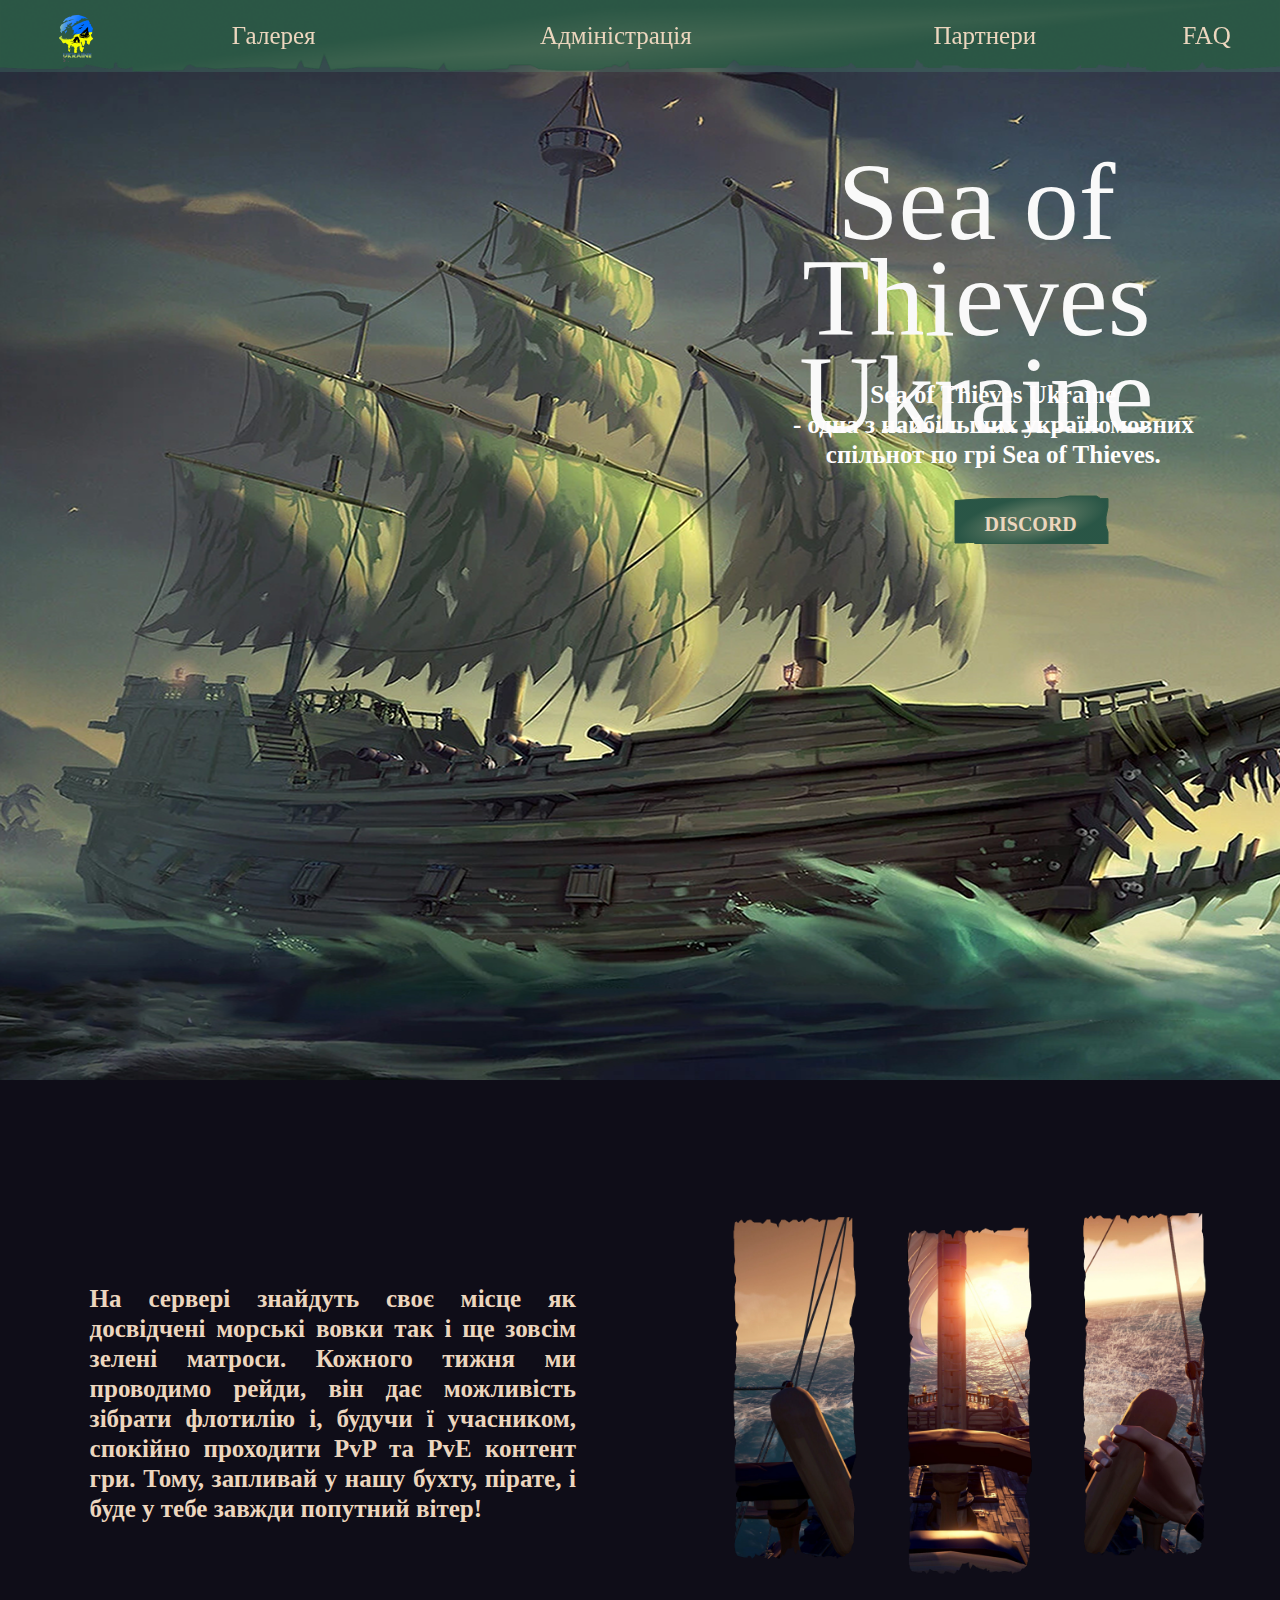
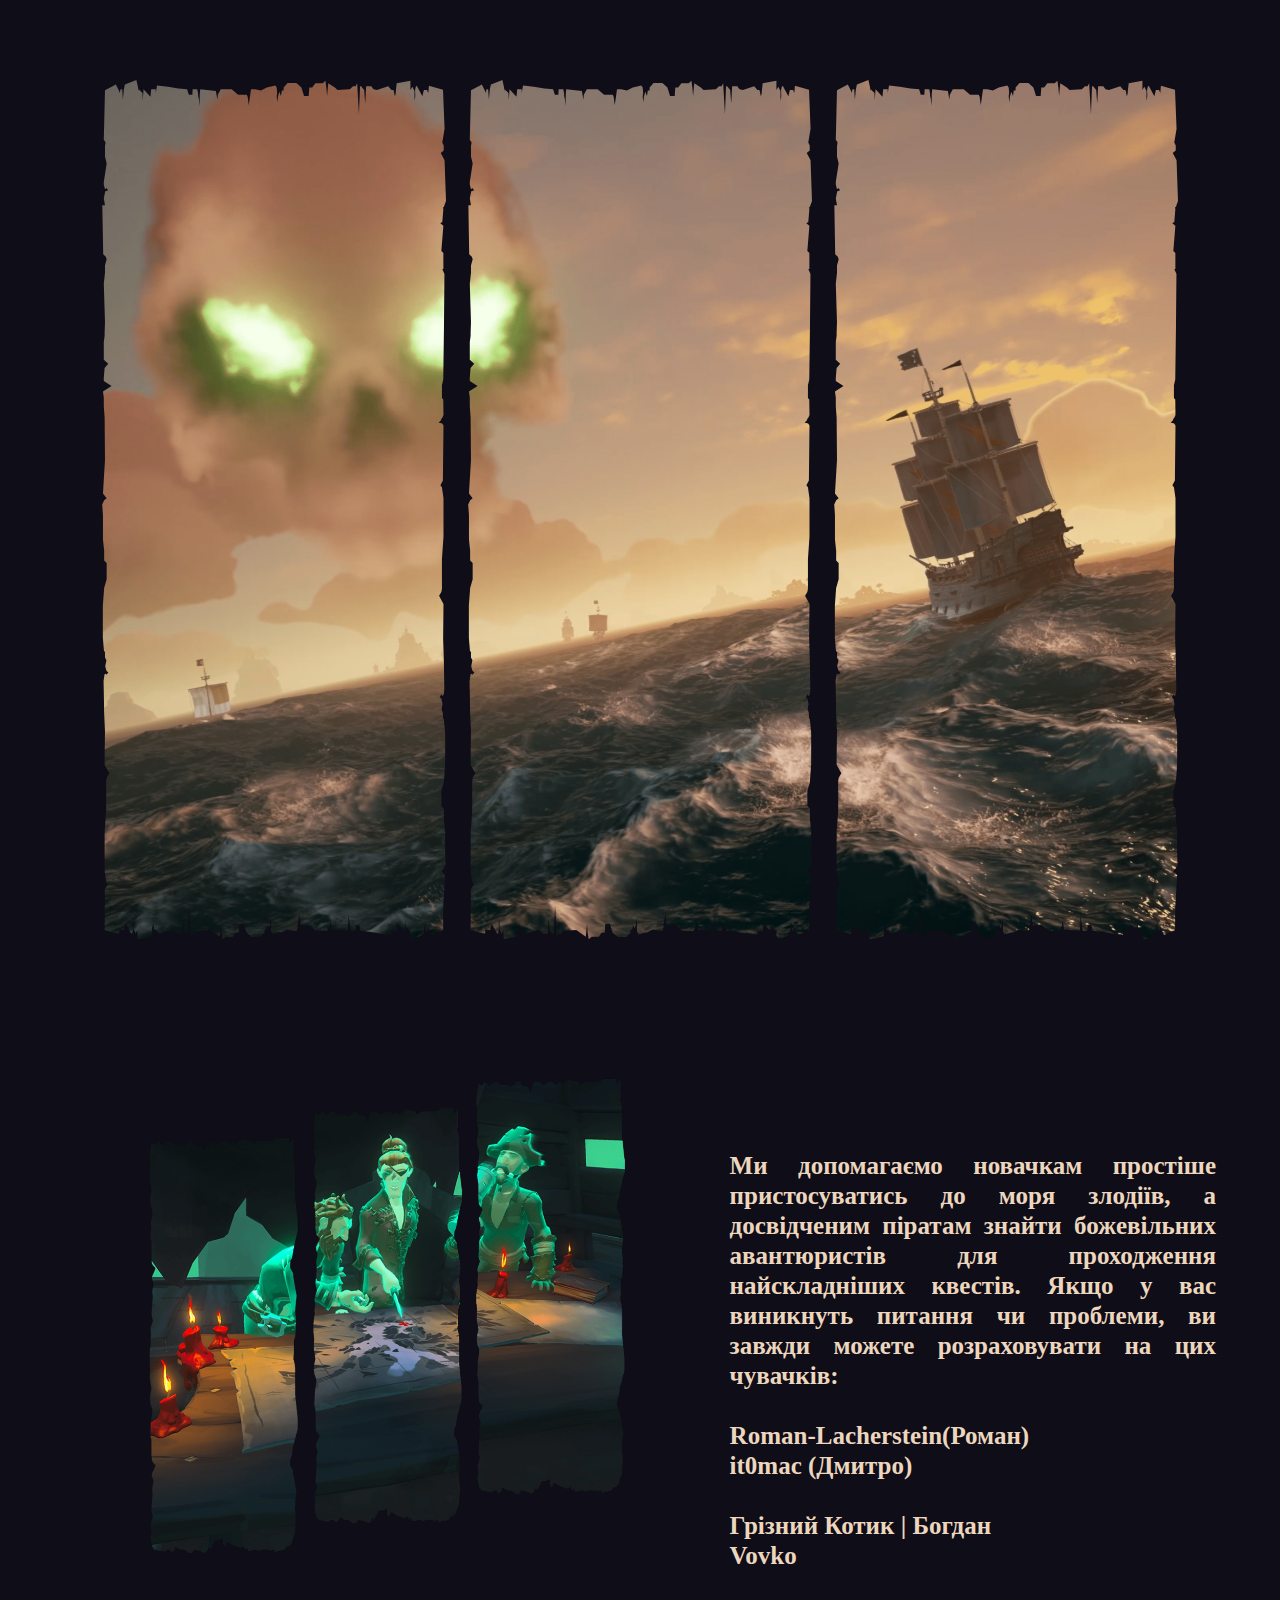
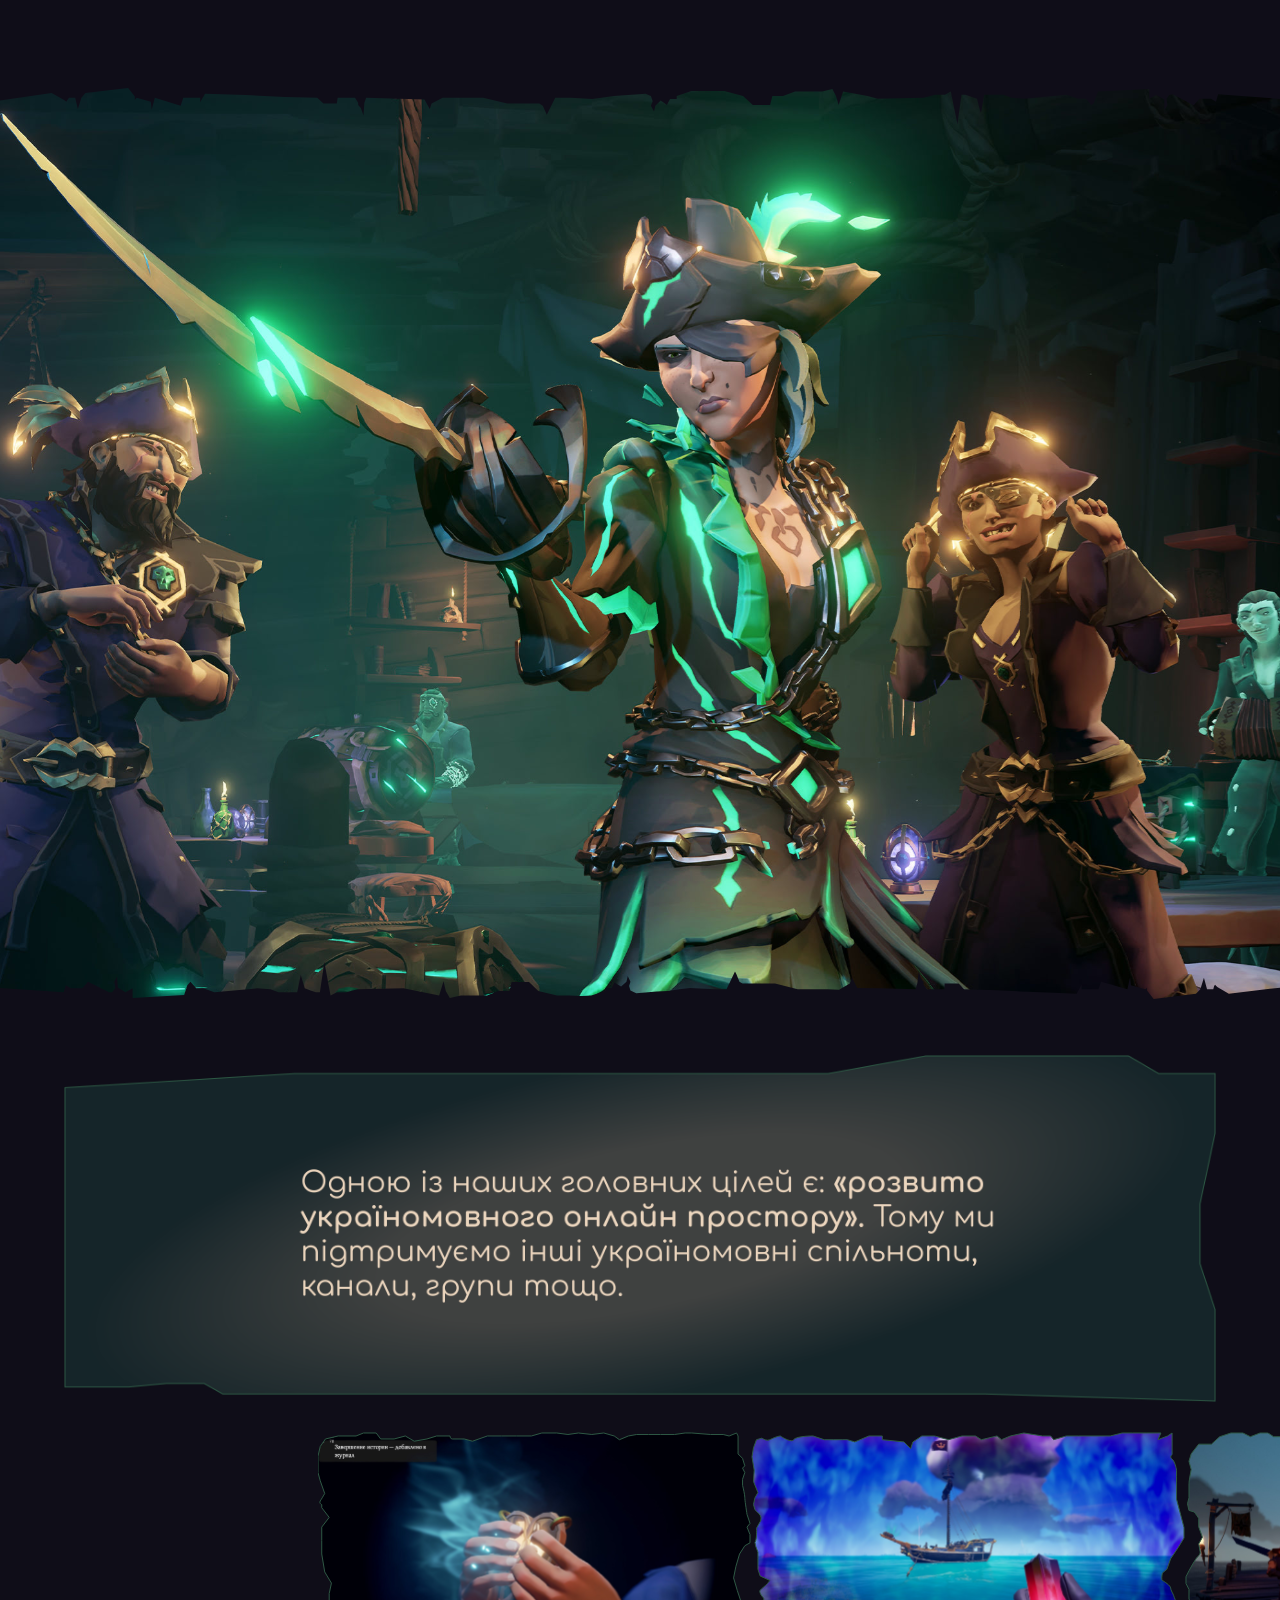
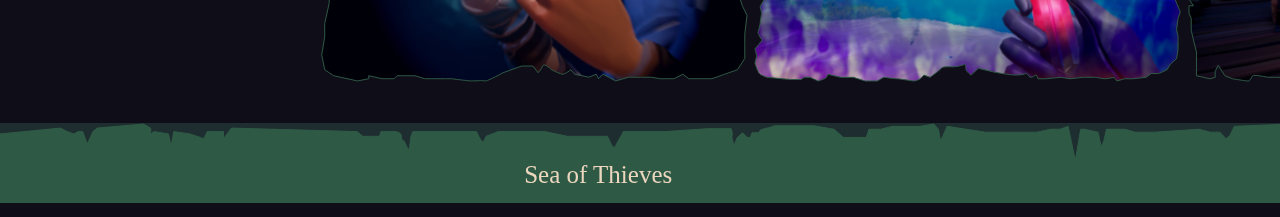
<file: index.html>
<!DOCTYPE html>
<html lang="ua" dir="ltr">
  <head>
  <meta name="google-site-verification" content="zz-YXYNvY1qagDT-jECuZcX6EgK4BqjnIhKVc9KPmqI" />
    <link rel="stylesheet" href="css/style.css">
    <link rel="stylesheet" href="css/standard.css">
    <link href="https://fonts.cdnfonts.com/css/brush-tiptexe-trial" rel="stylesheet">
    <link href="https://fonts.cdnfonts.com/css/current" rel="stylesheet">
    <link href="https://fonts.cdnfonts.com/css/comfortaa-3" rel="stylesheet">
    <style>
      @import url('https://fonts.cdnfonts.com/css/brush-tiptexe-trial');
      @import url('https://fonts.cdnfonts.com/css/current');
      @import url('https://fonts.cdnfonts.com/css/comfortaa-3');

    </style>
	<meta name="keywords" content="SOT, Sea of Thieves, UA, українською, Discord, UA game?">
    <link rel="shortcut icon" href="css/image/ico.png" type="image/x-icon">
    <meta charset="utf-8">
    <meta name="viewport" content="width=device-width, initial-scale=1.0">
    <title>
      Sea of Thieves Ukraine
    </title>
	<meta name="robots" content="index, follow">
	<meta name="viewport" content="width=device-width, initial-scale=1.0">
	<meta name="description" content="Sea of Thieves Ukraine – одна з найбільших україномовних спільнот по грі Sea of Thieves. На сервері знайдуть своє місце як досвідченні морські вовки так і ще зовсім зелені матроси. Кожного тижня ми проводимо рейди, він дає можливість зібрати флотилію і, будучи її учасником, спокійно проходити PvP та PvE контент гри. Ми допомагаємо новачкам простіше пристосуватись до моря злодіїв, а досвідченним піратам знайти божевільних авантюристів для проходження найскладніших квестів. Тому, запливай у нашу бухту, пірате, і буде у тебе завжди попутній вітер: https://discord.gg/6khE2eyFvA"/>
  </head>

<body>
  <div class="header">
    <table>

		<tr valign="middle"  align="center">
			<td><a class="scroll-to" href= "#theMain"><img src="css/image/ico.png"></a></td>
			<!-- <td><p>Наші медіа</p></td> -->
			<td><a class="scroll-to" href= "#gallery"><p>Галерея</p></a></td>
			<td><a class="scroll-to" href= "#admin"><p>Адміністрація</p></a></td>
      <td><a class="scroll-to" href= "work.html"><p>Партнери</p></a></td>
      <td><a class="scroll-to" href= "work.html">
        <!-- <a href="FAQ.html"> -->
          <p>FAQ</p></a></td>
		</tr>
  </table>

  </div>
  <div class="background_image1" id="theMain">

    <div class="sotUaText">
      Sea of Thieves Ukraine
    </div>

    <div class="textFont1">
      Sea of Thieves Ukraine
    </div>

    <div class="textFont2">
      - одна з найбільших україномовних спільнот по грі Sea of Thieves.
</div>
  <div class="container">
  <p><a href="https://discord.gg/D3AFF4H3Hm">Discord</a></p>

</div>

  </div>

<div class="leftDiv">
  <p>На сервері знайдуть своє місце як досвідчені морські вовки так і ще
зовсім зелені матроси.  Кожного тижня ми проводимо рейди, він дає
можливість зібрати флотилію і, будучи ї учасником, спокійно проходити
PvP та PvE контент гри. Тому, запливай у нашу бухту, пірате, і буде у тебе
завжди попутний вітер!</p>
</div>

<div class="rightDiv">
  <img src="css/image/background_2.png">
</div>

<table class="F">
<tr valign="middle"  align="center">
  <td><img src="css/image/2.svg" class="F"></td>
  <td><img src="css/image/3.svg" class="F"></td>
  <td><img src="css/image/4.svg" class="F"></td>
</tr>
</table>



<div class="leftDiv" id="admin">
  <img src="css/image/background_3.png">

</div>

<div class="rightDiv" >
  <p>Ми допомагаємо новачкам простіше пристосуватись до моря злодіїв,
     а досвідченим піратам знайти божевільних авантюристів для проходження
     найскладніших квестів. Якщо у вас виникнуть питання чи проблеми, ви
     завжди можете розраховувати на цих чувачків:
     <br><br>
     Roman-Lacherstein(Роман)<br>
          it0mac (Дмитро)<br>
      <br>
          Грізний Котик | Богдан<br>
          Vovko<br>
     </p>
</div>

<img src="css/image/background_4.svg" class="Full">

<img src="css/image/foto.png" class="Full2">

<div class="gallery" >
  <div class="slider">
    <div class="slider-line" id="gallery">
      <img src="gallery/photo1.svg">
      <img src="gallery/photo2.svg">
      <img src="gallery/photo3.svg">
      <img src="gallery/photo4.png">
      <img src="gallery/photo5.png">
      <img src="gallery/photo6.png">
      <img src="gallery/photo7.png">
      <img src="gallery/photo8.png">
      <img src="gallery/photo9.png">
      <img src="gallery/photo10.png">
    </div>
  </div>
</div>
 <script src="js/script.js"> </script>

 <div class="footer">
  <table>
  <tr valign="middle"  align="center">
    <td><p><a href="https://discord.gg/D3AFF4H3Hm">Sea of Thieves</p></a></td>
    <td></td>
  </tr>
  </table>
</div>

  </body>
</html>
</file>
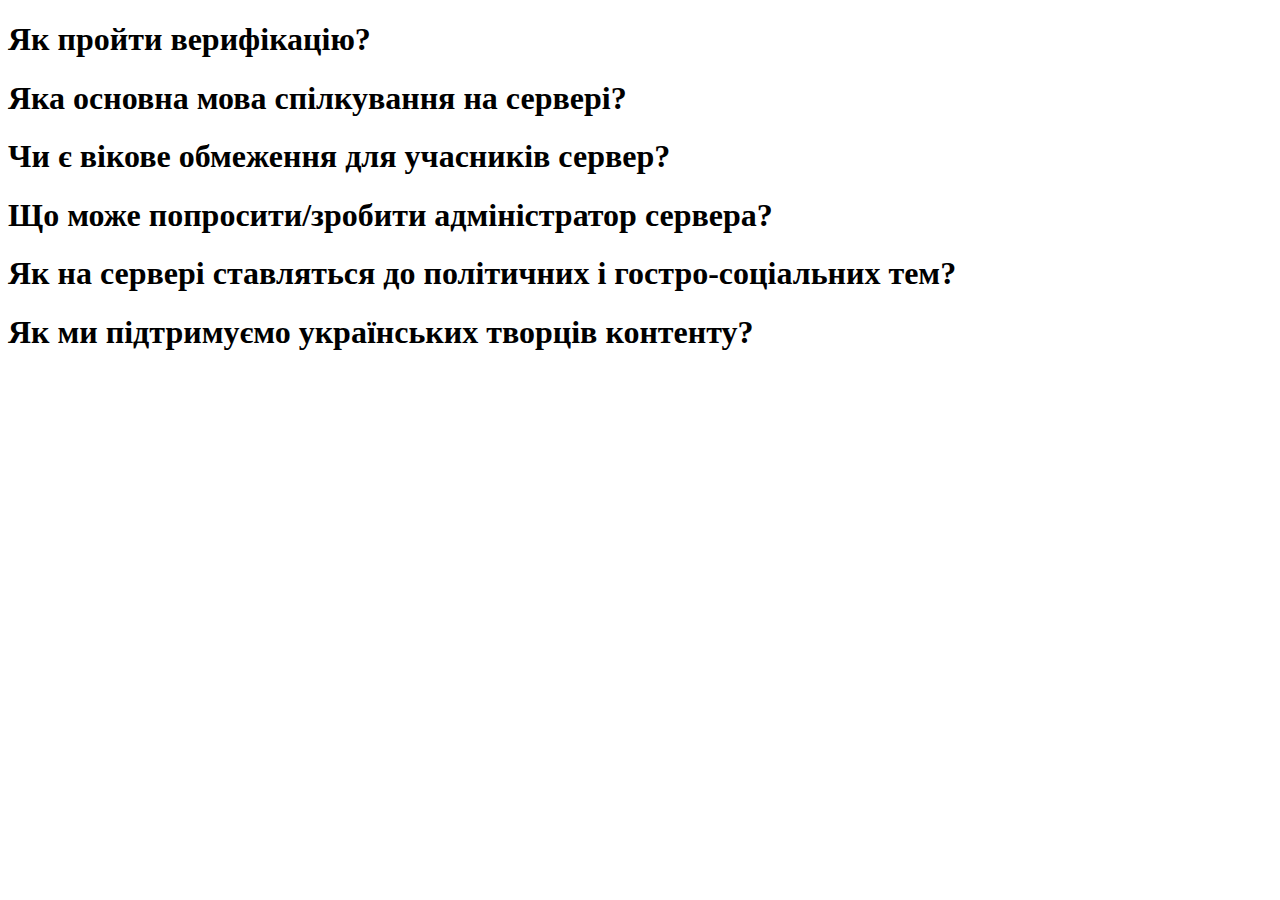
<file: FAQ.html>
<!DOCTYPE html>
<html lang="ua" dir="ltr">
  <head>
    <meta charset="utf-8">
    <title>FAQ</title>
  </head>
  <body>
<h1>
  Як пройти верифікацію?
</h1>
<h1>
  Яка основна мова спілкування на сервері?
</h1>
<h1>
  Чи є вікове обмеження для учасників сервер?
</h1>
<h1>
  Що може попросити/зробити адміністратор сервера?
</h1>
<h1>
  Як на сервері ставляться до політичних і гостро-соціальних тем?
</h1>
<h1>
  Як ми підтримуємо українських творців контенту?
</h1>
<h1>

</h1>
  </body>
</html>
</file>
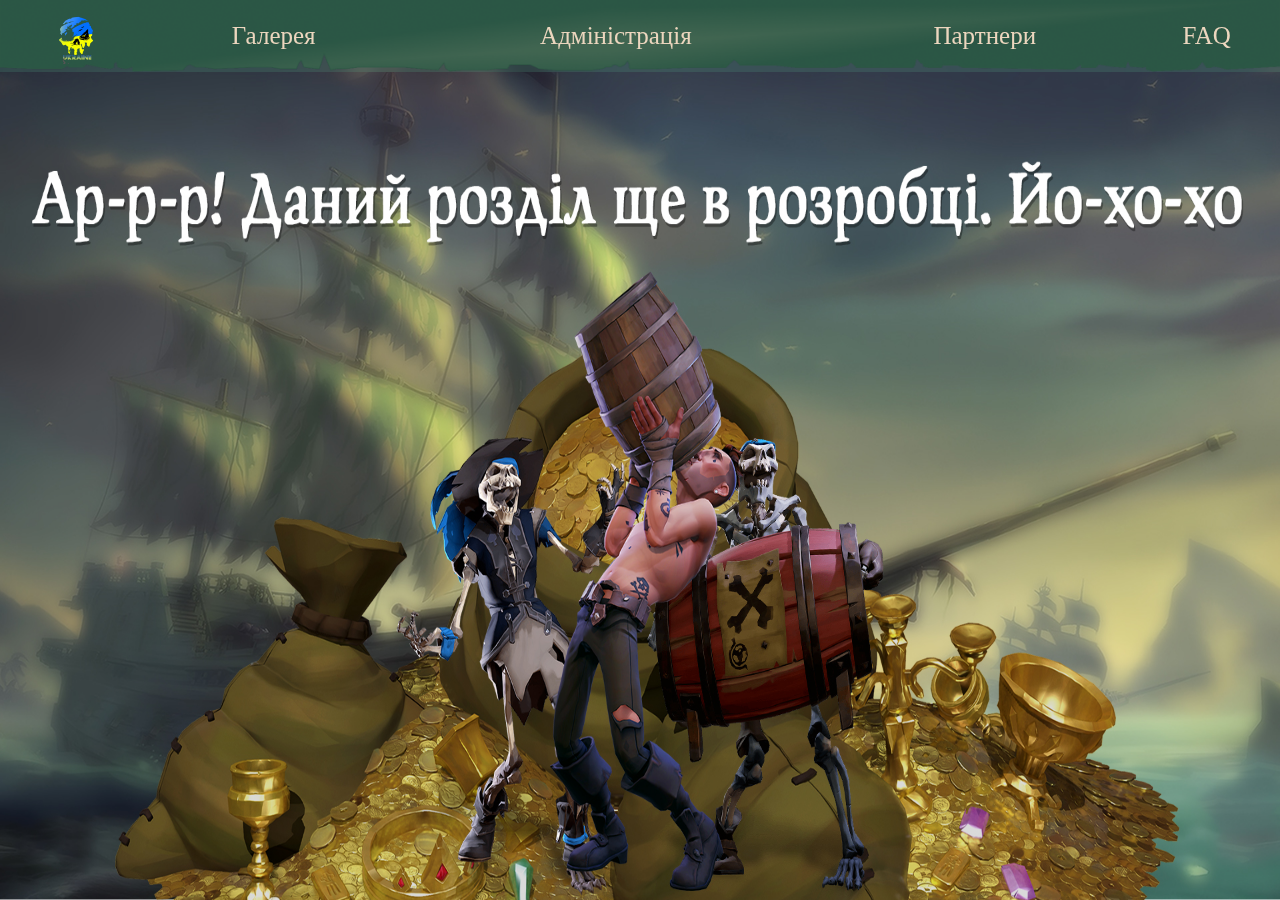
<file: work.html>
<html lang="ua" dir="ltr">
  <head>
    <link rel="stylesheet" href="css/style.css">
    <link rel="stylesheet" href="css/standard.css">
    <link href="https://fonts.cdnfonts.com/css/brush-tiptexe-trial" rel="stylesheet">
    <link href="https://fonts.cdnfonts.com/css/current" rel="stylesheet">
    <link href="https://fonts.cdnfonts.com/css/comfortaa-3" rel="stylesheet">
    <style>
      @import url('https://fonts.cdnfonts.com/css/brush-tiptexe-trial');
      @import url('https://fonts.cdnfonts.com/css/current');
      @import url('https://fonts.cdnfonts.com/css/comfortaa-3');

    </style>

    <link rel="shortcut icon" href="css/image/ico.png" type="image/x-icon">
    <meta charset="utf-8">
    <meta name="viewport" content="width=device-width, initial-scale=1.0">
    <title>
      Technical works
    </title>
  </head>
  <body>

    <div class="header">
      <table>
      <tr valign="middle"  align="center">
        <td><a class="scroll-to" href= "index.html#theMain"><img src="css/image/ico.png"></a></td>
        <!-- <td><p>Наші медіа</p></td> -->
        <td><a class="scroll-to" href= "index.html#gallery"><p>Галерея</p></a></td>
        <td><a class="scroll-to" href= "index.html#admin"><p>Адміністрація</p></a></td>
        <td><a class="scroll-to" href= "work.html"><p>Партнери</p></a></td>
        <td><a class="scroll-to" href= "work.html">
          <!-- <a href="FAQ.html"> -->
            <p>FAQ</p></a></td>
      </tr>
    </table>

    </div>
    <img src="Work.jpg" class="Full">
  </body>
</html>
</file>
<file: css/style.css>
.background_image1{
  background-image: url("image/background_1.png");
  position: static;
  width: auto;
  height: 1080px;
  background-repeat: no-repeat;
  background-size: cover;
  display: block;
  margin: 0;
  clear:both;
}

.header{
  height: 8%;
  width: 100%;

  background: rgba(89, 175, 140, 0.2);
  backdrop-filter: blur(5px);
  background-image: url("image/head.png");
  border: solid 0px black;
  position: fixed;
  display: inline-block;
  background-size: 100% 100%;
  margin: 0px 0px 0px;
  padding: 0px 0px 0px;
  top: 0;
  transform: translate(0);
}

.header table{
  height: 100%;
  width: 100%;
}

.header img{
  width: 50px;
  height: auto;
}

.header p{
  font-family: 'Comfortaa';
  font-style: normal;
  font-weight: 400;
  font-size: 25px;
  line-height: 28px;
  color: #ECD6BE;
  border: 0px solid #2E5945;
  margin: 0px ;
  padding: 0px ;
  top: 0;
}

.sotUaText{
  width: 556px;
  height: 162px;
  padding-top: 12%;
  padding-right: 2%;
  float: right;
  font-family: 'brush-tipTexe TRIAL';
  font-style: normal;
  font-weight: 400;
  font-size: 110px;
  line-height: 88.5%;
  text-align: center;
  color: #F9F9F9;
}

.textFont1{
  padding-top: 5%;
  padding-right: 4%;
  padding-bottom: 0;
  float: right;
  clear:both;
  width: 471px;
  text-align: center;
  font-family: 'Current';
  font-style: normal;
  font-weight: 900;
  font-size: 25px;
  line-height: 30px;
  color: #FFFDFD;
  margin: 0;
  margin-bottom: 0;
}

.textFont2{
  padding-right: 4%;
  padding-bottom: 2%;
  float: right;
  text-align: center;
  width: 471px;
  clear:both;
  font-family: 'Comfortaa';
  font-style: normal;
  font-weight: 900;
  font-size: 25px;
  line-height: 30px;
  color: #FFFDFD;
  clear:both;
}

.container{
  padding-right: 13.5%;
  float: right;
  text-align: center;

  clear:both;

  background-image: url("image/1.svg");
  background-repeat: no-repeat;
  width: 153px;
  height: 49px;

  position: inherit;
  font-family: 'Current';
  font-style: normal;
  font-weight: 900;
  font-size: 20px;
  line-height: 24px;
  text-transform: uppercase;
  color: #ECD6BE;

  margin: 0;
  margin-bottom: 0;

}

.container p{
  margin-top: 17px;
}


.textFont2 img{
  padding-top: 9%;
}


.leftDiv{
  height: 100%;
  width: 40%;
  padding-top: 10%;
  padding-bottom: 10%;
  padding-left: 5%;
  padding-right: 5%;
  float: left;
}

.leftDiv img{
  height: auto ;
  width: 125%;
}

.leftDiv p{
  font-family: 'Comfortaa';
  font-style: normal;
  font-weight: 900;
  font-size: 25px;
  line-height: 30px;
  color: #ECD6BE;
  padding-top: 10%;
  padding-left: 5%;
  background-color: #0F0D18;
  text-align: justify;
}

.rightDiv p{

  font-family: 'Comfortaa';
  font-style: normal;
  font-weight: 900;
  font-size: 25px;
  line-height: 30px;
  color: #ECD6BE;
  padding-top: 10%;
  padding-left: 5%;
  background-color: #0F0D18;
  text-align: justify;
}

.rightDiv{
  height: 100%;
  width: 40%;
  padding-left: 5%;
  padding-right: 5%;
  padding-top: 10%;
  padding-bottom: 5%;
  float: right;
  color: #FFFDFD;
  background-size: cover;
  background-color: #0F0D18;
}

.rightDiv img{
  height: auto ;
  width: 100%;
}

table.F{
  height: 100%;
  width: 86%;
  float: left;
  margin-left: 7%;
  margin-right: 7%;
}

img.Full{
  width: 100%;
  height: 100%;
  margin: 0;
  padding: 0;
}

img.Full2{
  margin-top: 4%;
  margin-left: 5%;
  width: 90%;
  height: auto;
    display: block;
    margin-left: auto;
    margin-right: auto;
}


img.F{
  width: 95%;
  height: auto;
}

.slider{
  width: 336px;
  height: 5px;
  margin: 30px auto;
}

.slider-line{
  height: 250px;
  width: 1024px;
  display: flex;
  position: relative;
  left: 0;
  transition: all ease 1s;
}

.footer{
  margin-top: 20%;
  width: 180%;
  height: 80px;
  left: 1440px;
  top: 5990px;
  background: rgba(89, 175, 140, 0.2);
  backdrop-filter: blur(5px);
  background-image: url("image/footer.svg");
  background-size: auto;
  position: static;
  display: inline-block;
}

.footer table{
  height: 100%;
  width: 100%;
}

.footer p{
  margin-left: 23%;
  margin-top: 35px;
  float:left;
  font-family: 'Current';
  font-style: normal;
  font-weight: 400;
  font-size: 25px;
  line-height: 28px;
  color: #ECD6BE;
}

.footer img{
  width: 50px;
  height: auto;
}
</file>
<file: css/standard.css>
body{
  overflow: auto;
  height: 100%;
  width: 100%;
  background-color: #0F0D18;
  display: inherit;
  padding: 0;
  clear:both;
  margin: 0;
  overflow-x:hidden;

}

a:link {
  text-decoration: none;
  color: inherit;
}

a:visited {
  text-decoration: none;
  color: inherit;
}

a:hover {
  text-decoration: none;
  color: inherit;
}

a:active {
  text-decoration: none;
  color: inherit;
}
</file>
